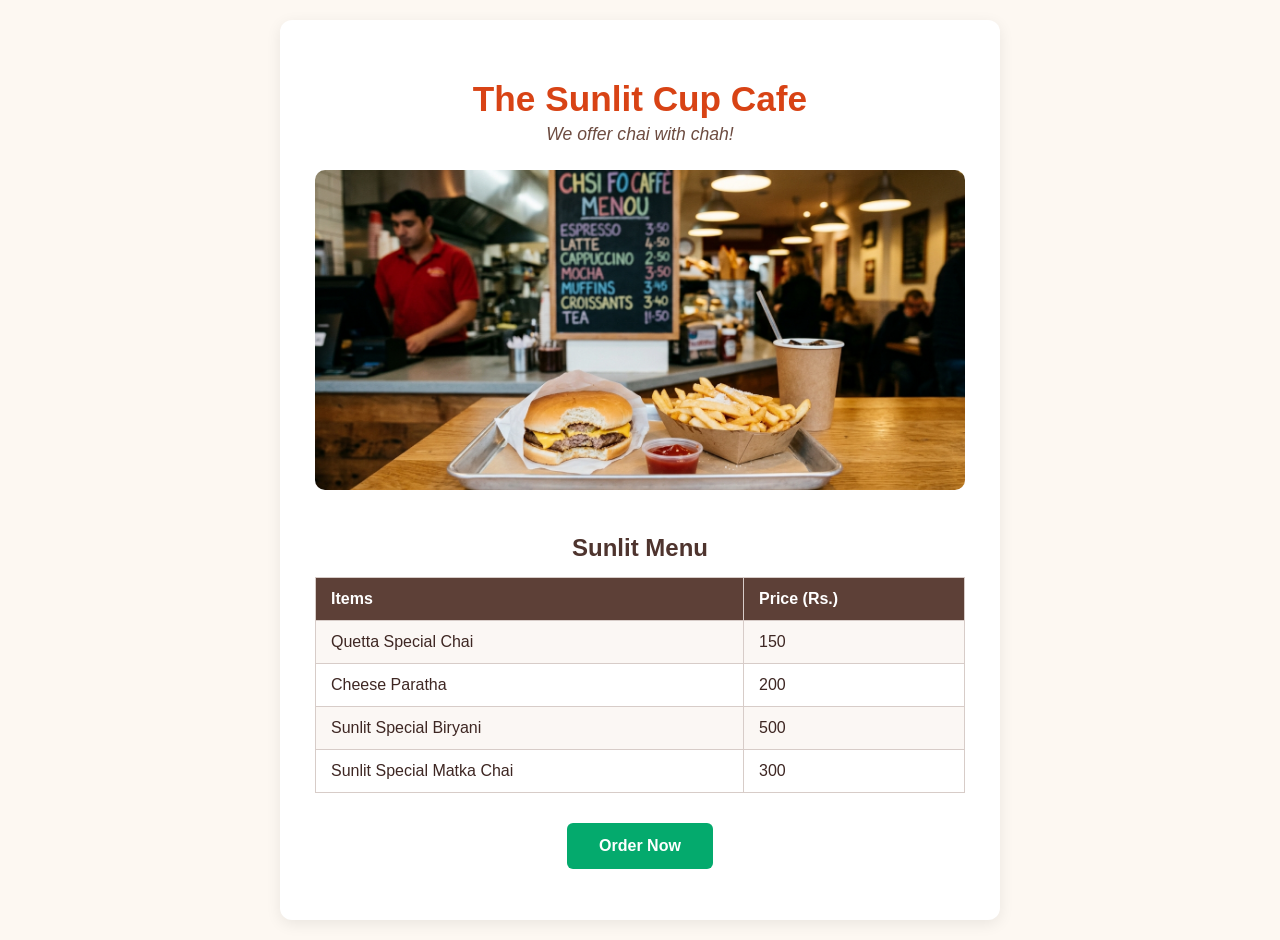
<file: lab-11/index.html>
<!DOCTYPE html>
<html lang="en">
<head>
  <meta charset="UTF-8">
  <meta name="viewport" content="width=device-width, initial-scale=1.0">
  <title>The Sunlit Cup Cafe</title>
  <style>
    /* Page Layout & Fonts */
    body {
      font-family: 'Segoe UI', Tahoma, Geneva, Verdana, sans-serif;
      background-color: #fdf8f2; /* Warm cream background */
      color: #3e2723; /* Deep coffee brown text */
      margin: 0;
      padding: 20px;
      display: flex;
      justify-content: center;
    }

    .container {
      max-width: 650px;
      width: 100%;
      background-color: #ffffff;
      padding: 35px;
      border-radius: 12px;
      box-shadow: 0 4px 15px rgba(0, 0, 0, 0.08);
      text-align: center;
    }

    /* Headings & Tagline */
    h1 {
      color: #d84315;
      margin-bottom: 5px;
      font-size: 2.2rem;
    }

    .tagline {
      font-style: italic;
      color: #6d4c41;
      font-size: 1.1rem;
      margin-top: 0;
      margin-bottom: 25px;
    }

    h2 {
      color: #4e342e;
      margin-top: 30px;
      margin-bottom: 15px;
    }

    /* Cafe Image */
    .cafe-img {
      width: 100%;
      max-height: 320px;
      object-fit: cover;
      border-radius: 10px;
      margin-bottom: 10px;
    }

    /* Menu Table */
    table {
      width: 100%;
      border-collapse: collapse;
      margin: 0 auto 30px auto;
    }

    th, td {
      border: 1px solid #d7ccc8;
      padding: 12px 15px;
      text-align: left;
    }

    th {
      background-color: #5d4037;
      color: #ffffff;
    }

    tr:nth-child(even) {
      background-color: #fbf7f4;
    }

    /* Order Button */
    .order-btn {
      background-color: #04AA6D;
      color: white;
      font-size: 16px;
      font-weight: bold;
      padding: 14px 32px;
      border: none;
      border-radius: 6px;
      cursor: pointer;
      transition: background-color 0.2s ease;
    }

    .order-btn:hover {
      background-color: #059862;
    }

    /* Confirmation message when clicked */
    #order-msg {
      margin-top: 15px;
      font-weight: bold;
      color: #04AA6D;
    }
  </style>
</head>
<body>

  <div class="container">
    <!-- Cafe Name & Tagline -->
    <h1>The Sunlit Cup Cafe</h1>
    <p class="tagline">We offer chai with chah!</p>

    <!-- Cafe Photo -->
    <img class="cafe-img" src="images/images.jpeg" alt="The Sunlit Cup Chai and Fast Food">

    <!-- Menu Chart -->
    <h2>Sunlit Menu</h2>
    <table>
      <tr>
        <th>Items</th>
        <th>Price (Rs.)</th>
      </tr>
      <tr>
        <td>Quetta Special Chai</td>
        <td>150</td>
      </tr>
      <tr>
        <td>Cheese Paratha</td>
        <td>200</td>
      </tr>
      <tr>
        <td>Sunlit Special Biryani</td>
        <td>500</td>
      </tr>
      <tr>
        <td>Sunlit Special Matka Chai</td>
        <td>300</td>
      </tr>
    </table>

    <!-- Order Button -->
    <button class="order-btn" onclick="placeOrder()">Order Now</button>
    <p id="order-msg"></p>
  </div>

  <!-- Simple Script to Make the Button Work -->
  <script>
    function placeOrder() {
      document.getElementById("order-msg").innerText = "Thank you! Please call 0303-3555069 or visit the counter to confirm your order.";
    }
  </script>

</body>
</html>
</file>
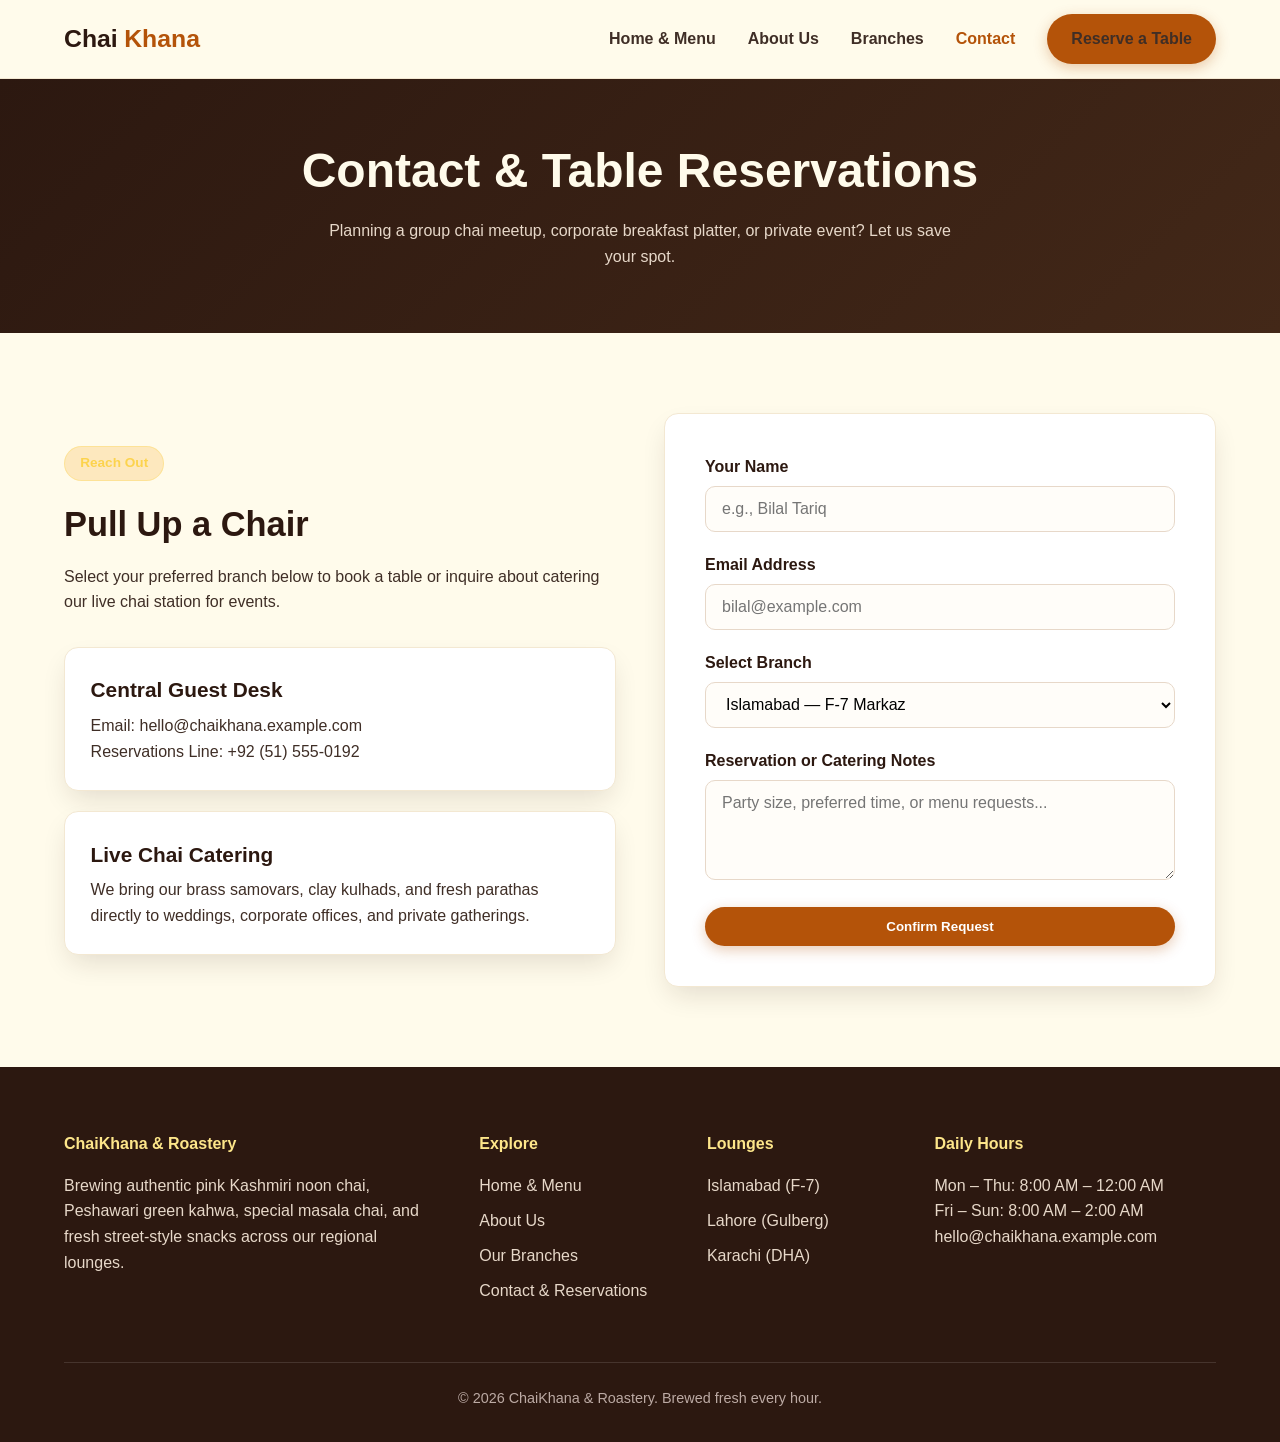
<file: contact.html>
<!DOCTYPE html>
<html lang="en">
<head>
  <meta charset="UTF-8" />
  <meta name="viewport" content="width=device-width, initial-scale=1.0" />
  <title>Contact &amp; Table Reservations | ChaiKhana</title>
  <link rel="stylesheet" href="assets/css/style.css" />
</head>
<body>
  <header>
    <div class="container nav-wrapper">
      <a href="index.html" class="logo">Chai<span>Khana</span></a>
      <button id="menu-toggle" class="menu-toggle" aria-label="Toggle Menu">&#9776;</button>
      <ul id="nav-links" class="nav-links">
        <li><a href="index.html" class="">Home &amp; Menu</a></li>
        <li><a href="about.html" class="">About Us</a></li>
        <li><a href="branches.html" class="">Branches</a></li>
        <li><a href="contact.html" class="active">Contact</a></li>
        <li><a href="contact.html" class="btn btn-primary">Reserve a Table</a></li>
      </ul>
    </div>
  </header>
  <div class="page-header">
    <div class="container">
      <h1>Contact &amp; Table Reservations</h1>
      <p>Planning a group chai meetup, corporate breakfast platter, or private event? Let us save your spot.</p>
    </div>
  </div>
  <section>
    <div class="container grid-2">
      <div>
        <span class="badge">Reach Out</span>
        <h2>Pull Up a Chair</h2>
        <p style="margin-bottom:2rem;">Select your preferred branch below to book a table or inquire about catering our live chai station for events.</p>
        <div class="menu-card" style="margin-bottom:1.25rem;"><div class="card-body"><h3>Central Guest Desk</h3><p>Email: hello@chaikhana.example.com<br>Reservations Line: +92 (51) 555-0192</p></div></div>
        <div class="menu-card"><div class="card-body"><h3>Live Chai Catering</h3><p>We bring our brass samovars, clay kulhads, and fresh parathas directly to weddings, corporate offices, and private gatherings.</p></div></div>
      </div>
      <form id="contact-form" class="contact-form">
        <div class="form-group"><label for="full-name">Your Name</label><input type="text" id="full-name" placeholder="e.g., Bilal Tariq" required /></div>
        <div class="form-group"><label for="email">Email Address</label><input type="email" id="email" placeholder="bilal@example.com" required /></div>
        <div class="form-group">
          <label for="branch-select">Select Branch</label>
          <select id="branch-select">
            <option value="Islamabad (F-7 Markaz)">Islamabad — F-7 Markaz</option>
            <option value="Lahore (Gulberg III)">Lahore — Gulberg III</option>
            <option value="Karachi (DHA Phase 6)">Karachi — DHA Phase 6</option>
          </select>
        </div>
        <div class="form-group"><label for="message">Reservation or Catering Notes</label><textarea id="message" rows="4" placeholder="Party size, preferred time, or menu requests..." required></textarea></div>
        <button type="submit" class="btn btn-primary" style="width:100%;">Confirm Request</button>
        <div id="form-feedback" class="form-feedback"></div>
      </form>
    </div>
  </section>
  <div id="toast-banner" class="toast-banner"></div>
  <footer>
    <div class="container">
      <div class="footer-grid">
        <div>
          <h4>ChaiKhana &amp; Roastery</h4>
          <p>Brewing authentic pink Kashmiri noon chai, Peshawari green kahwa, special masala chai, and fresh street-style snacks across our regional lounges.</p>
        </div>
        <div>
          <h4>Explore</h4>
          <ul>
            <li><a href="index.html">Home &amp; Menu</a></li>
            <li><a href="about.html">About Us</a></li>
            <li><a href="branches.html">Our Branches</a></li>
            <li><a href="contact.html">Contact &amp; Reservations</a></li>
          </ul>
        </div>
        <div>
          <h4>Lounges</h4>
          <ul>
            <li><a href="branches.html">Islamabad (F-7)</a></li>
            <li><a href="branches.html">Lahore (Gulberg)</a></li>
            <li><a href="branches.html">Karachi (DHA)</a></li>
          </ul>
        </div>
        <div>
          <h4>Daily Hours</h4>
          <p>Mon – Thu: 8:00 AM – 12:00 AM<br>Fri – Sun: 8:00 AM – 2:00 AM<br>hello@chaikhana.example.com</p>
        </div>
      </div>
      <div class="footer-bottom">
        &copy; 2026 ChaiKhana &amp; Roastery. Brewed fresh every hour.
      </div>
    </div>
  </footer>
  <script src="assets/js/main.js"></script>
</body>
</html>
</file>
<file: assets/css/style.css>
:root {
  --primary: #b45309;
  --primary-dark: #92400e;
  --amber: #f59e0b;
  --espresso: #2c1810;
  --roast: #432818;
  --cream: #fffbeb;
  --sand: #fef3c7;
  --text: #3f2e26;
  --muted: #78645a;
  --white: #ffffff;
  --radius: 14px;
  --shadow: 0 12px 28px -6px rgba(44, 24, 16, 0.14);
}

* { box-sizing: border-box; margin: 0; padding: 0; }

body {
  font-family: -apple-system, BlinkMacSystemFont, "Segoe UI", Roboto, Helvetica, Arial, sans-serif;
  color: var(--text);
  background-color: var(--cream);
  line-height: 1.6;
}

a { text-decoration: none; color: inherit; }
img { max-width: 100%; display: block; }
.container { width: 90%; max-width: 1200px; margin: 0 auto; }

header {
  background: rgba(255, 251, 235, 0.96);
  backdrop-filter: blur(8px);
  border-bottom: 1px solid #f3e8d2;
  position: sticky;
  top: 0;
  z-index: 1000;
}

.nav-wrapper { display: flex; justify-content: space-between; align-items: center; height: 78px; }
.logo { font-size: 1.55rem; font-weight: 800; color: var(--espresso); display: flex; align-items: center; gap: 0.4rem; }
.logo span { color: var(--primary); }
.nav-links { display: flex; list-style: none; gap: 2rem; align-items: center; }
.nav-links a { font-weight: 600; color: var(--text); transition: color 0.2s; }
.nav-links a:hover, .nav-links a.active { color: var(--primary); }

.btn {
  display: inline-block;
  padding: 0.75rem 1.5rem;
  border-radius: 999px;
  font-weight: 700;
  transition: all 0.25s ease;
  cursor: pointer;
  border: none;
}

.btn-primary { background: var(--primary); color: var(--white); box-shadow: 0 4px 14px rgba(180, 83, 9, 0.3); }
.btn-primary:hover { background: var(--primary-dark); transform: translateY(-2px); }
.btn-outline { border: 2px solid var(--primary); color: var(--primary); background: transparent; }
.btn-outline:hover { background: var(--primary); color: var(--white); }
.menu-toggle { display: none; font-size: 1.6rem; background: none; border: none; cursor: pointer; color: var(--espresso); }

.hero {
  background: linear-gradient(135deg, #2c1810 0%, #432818 100%);
  color: var(--cream);
  padding: 5.5rem 0;
  position: relative;
  overflow: hidden;
}

.hero-grid { display: grid; grid-template-columns: 1.05fr 0.95fr; gap: 3rem; align-items: center; }
.badge {
  display: inline-block;
  background: rgba(245, 158, 11, 0.2);
  color: #fcd34d;
  border: 1px solid rgba(252, 211, 77, 0.35);
  font-size: 0.85rem;
  font-weight: 700;
  padding: 0.35rem 0.95rem;
  border-radius: 999px;
  margin-bottom: 1rem;
}

h1 { font-size: 3rem; line-height: 1.15; margin-bottom: 1.25rem; }
h2 { font-size: 2.15rem; color: var(--espresso); margin-bottom: 0.75rem; }
h3 { font-size: 1.3rem; color: var(--espresso); margin-bottom: 0.4rem; }
.hero p { font-size: 1.125rem; color: #e7d8c9; margin-bottom: 2rem; }
.hero-actions { display: flex; gap: 1rem; flex-wrap: wrap; }
.hero-image-wrap { position: relative; }
.hero-image-wrap img {
  border-radius: var(--radius);
  box-shadow: 0 20px 40px rgba(0, 0, 0, 0.45);
  border: 2px solid rgba(253, 230, 138, 0.25);
  width: 100%;
  height: 410px;
  object-fit: cover;
}

.menu-card {
  background: var(--white);
  border-radius: var(--radius);
  overflow: hidden;
  box-shadow: var(--shadow);
  border: 1px solid #f3e8d2;
  transition: transform 0.35s cubic-bezier(0.22, 1, 0.36, 1), box-shadow 0.35s ease;
  position: relative;
  display: flex;
  flex-direction: column;
}

.menu-card:hover { transform: translateY(-8px); box-shadow: 0 20px 35px -8px rgba(180, 83, 9, 0.25); }
.menu-media { position: relative; overflow: hidden; height: 245px; }
.menu-media img { width: 100%; height: 100%; object-fit: cover; transition: transform 0.6s ease; }
.menu-card:hover .menu-media img { transform: scale(1.06); }

.price-pill {
  position: absolute;
  top: 14px;
  right: 14px;
  background: var(--espresso);
  color: #fde68a;
  font-weight: 800;
  font-size: 0.9rem;
  padding: 0.35rem 0.85rem;
  border-radius: 999px;
  z-index: 6;
  box-shadow: 0 4px 10px rgba(0,0,0,0.25);
}

.hot-badge {
  position: absolute;
  top: 14px;
  left: 14px;
  background: rgba(180, 83, 9, 0.92);
  color: var(--white);
  font-size: 0.75rem;
  font-weight: 700;
  padding: 0.25rem 0.7rem;
  border-radius: 999px;
  z-index: 6;
  letter-spacing: 0.4px;
}

section { padding: 5rem 0; }
.bg-warm { background: #fef9ee; border-top: 1px solid #f3e8d2; border-bottom: 1px solid #f3e8d2; }
.section-header { text-align: center; max-width: 680px; margin: 0 auto 3.25rem; }
.section-header p { color: var(--muted); }
.grid-3 { display: grid; grid-template-columns: repeat(3, 1fr); gap: 2rem; }
.grid-2 { display: grid; grid-template-columns: repeat(2, 1fr); gap: 3rem; align-items: center; }
.card-body { padding: 1.6rem; flex-grow: 1; display: flex; flex-direction: column; justify-content: space-between; }
.card-meta { font-size: 0.8rem; font-weight: 700; color: var(--primary); text-transform: uppercase; letter-spacing: 0.6px; margin-bottom: 0.35rem; }
.card-footer-row { margin-top: 1.1rem; padding-top: 0.9rem; border-top: 1px dashed #e7d8c9; display: flex; justify-content: space-between; align-items: center; }

.order-mini-btn {
  background: #fef3c7;
  color: var(--primary-dark);
  border: 1px solid #fcd34d;
  padding: 0.4rem 0.9rem;
  border-radius: 999px;
  font-size: 0.85rem;
  font-weight: 700;
  cursor: pointer;
  transition: all 0.2s;
}

.order-mini-btn:hover { background: var(--primary); color: var(--white); border-color: var(--primary); }

.filter-bar { display: flex; justify-content: center; gap: 0.75rem; margin-bottom: 2.5rem; flex-wrap: wrap; }
.filter-btn { padding: 0.55rem 1.3rem; border-radius: 999px; border: 1.5px solid #e7d8c9; background: var(--white); color: var(--text); font-weight: 700; cursor: pointer; transition: all 0.2s; }
.filter-btn.active, .filter-btn:hover { background: var(--primary); color: var(--white); border-color: var(--primary); }

.page-header { background: linear-gradient(135deg, #2c1810 0%, #432818 100%); color: var(--cream); padding: 4rem 0; text-align: center; }
.page-header p { color: #e7d8c9; max-width: 640px; margin: 0 auto; }

.contact-form { background: var(--white); padding: 2.5rem; border-radius: var(--radius); border: 1px solid #f3e8d2; box-shadow: var(--shadow); }
.form-group { margin-bottom: 1.25rem; }
.form-group label { display: block; font-weight: 700; margin-bottom: 0.4rem; color: var(--espresso); }
.form-group input, .form-group select, .form-group textarea { width: 100%; padding: 0.8rem 1rem; border: 1.5px solid #e7d8c9; border-radius: 10px; font-size: 1rem; font-family: inherit; background: #fffdf9; }
.form-group input:focus, .form-group select:focus, .form-group textarea:focus { outline: none; border-color: var(--primary); }
.form-feedback { margin-top: 1rem; padding: 0.9rem; border-radius: 10px; background: #fef3c7; color: #92400e; border: 1px solid #fcd34d; font-weight: 700; display: none; }

.toast-banner { position: fixed; bottom: 24px; right: 24px; background: var(--espresso); color: #fde68a; padding: 0.9rem 1.4rem; border-radius: 999px; box-shadow: 0 12px 24px rgba(0,0,0,0.3); font-weight: 700; z-index: 2000; transform: translateY(100px); opacity: 0; transition: all 0.3s ease; }
.toast-banner.show { transform: translateY(0); opacity: 1; }

footer { background: var(--espresso); color: #e7d8c9; padding: 4rem 0 2rem; }
.footer-grid { display: grid; grid-template-columns: 2fr 1fr 1fr 1.5fr; gap: 2.5rem; padding-bottom: 3rem; border-bottom: 1px solid rgba(255, 255, 255, 0.12); }
footer h4 { color: #fde68a; margin-bottom: 1rem; }
footer ul { list-style: none; }
footer ul li { margin-bottom: 0.6rem; }
footer ul a:hover { color: #fde68a; }
.footer-bottom { padding-top: 1.5rem; text-align: center; font-size: 0.9rem; color: #bcaaa4; }

@media (max-width: 900px) {
  .hero-grid, .grid-3, .grid-2, .footer-grid { grid-template-columns: 1fr; }
  .nav-links { display: none; flex-direction: column; position: absolute; top: 78px; left: 0; width: 100%; background: var(--cream); padding: 1.5rem; border-bottom: 1px solid #f3e8d2; }
  .nav-links.open { display: flex; }
  .menu-toggle { display: block; }
}
</file>
